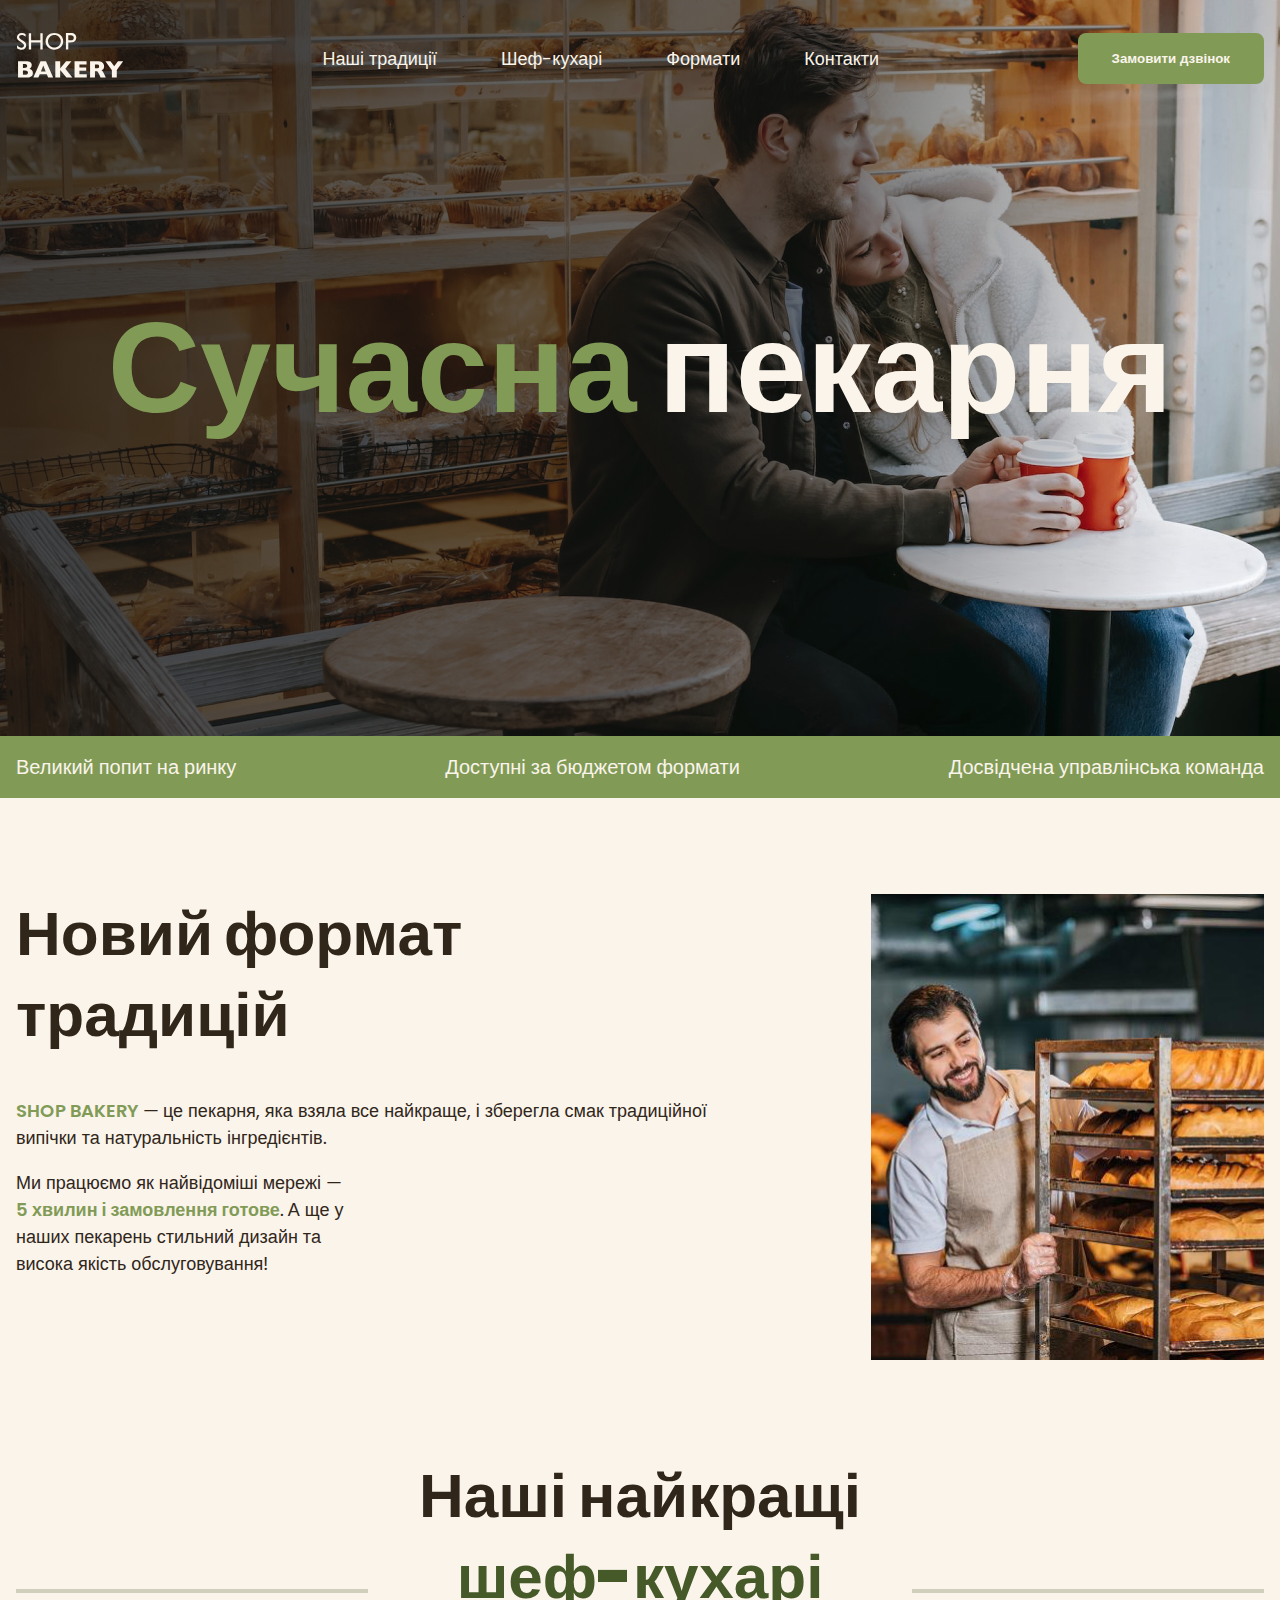
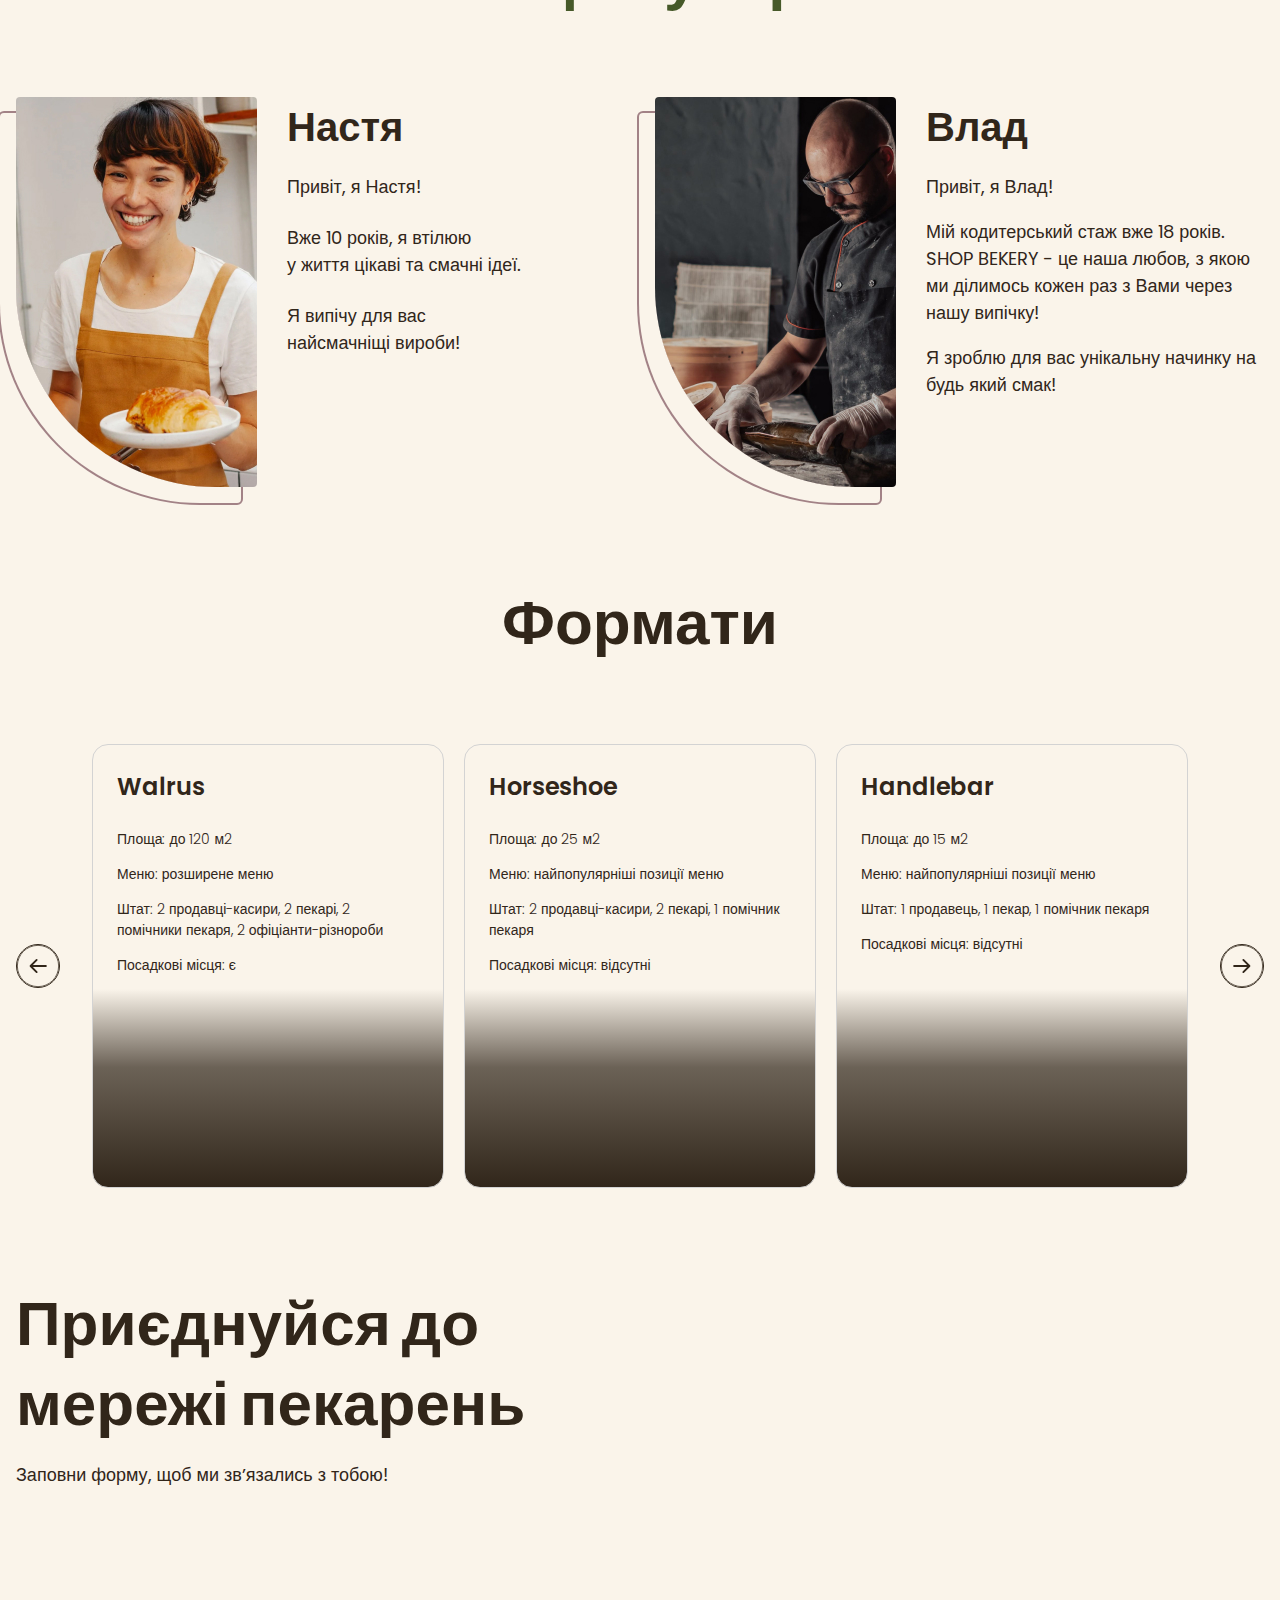
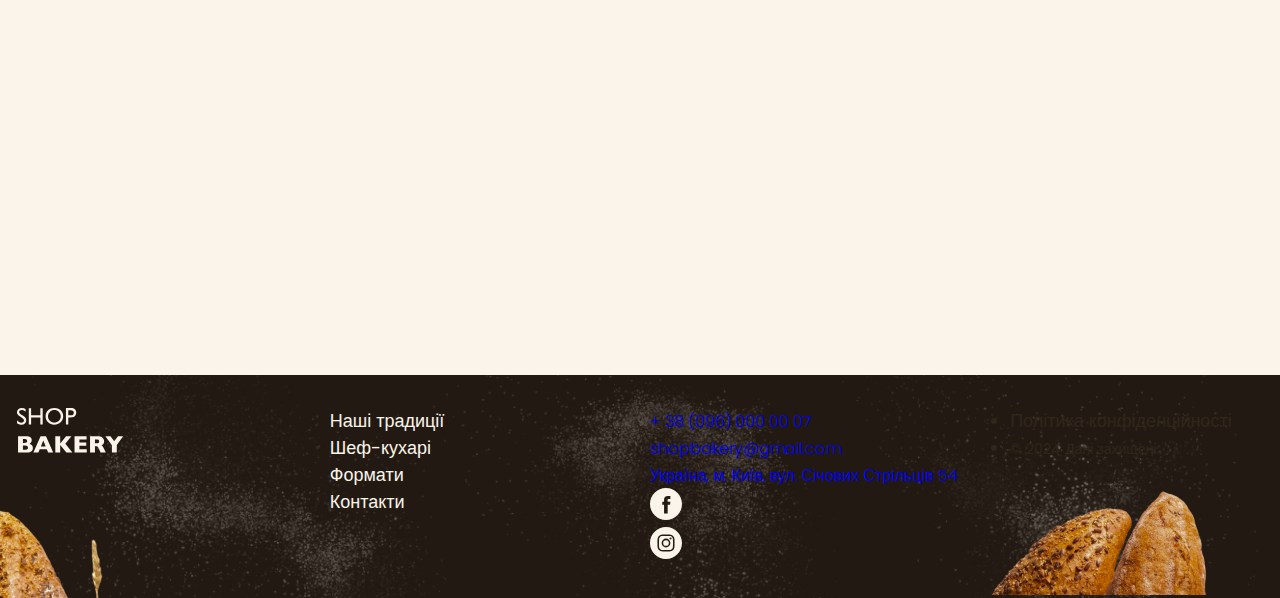
<file: index.html>
<!DOCTYPE html>
<html lang="uk">

<head>
    <meta charset="UTF-8">
    <meta name="viewport" content="width=device-width, initial-scale=1.0">
    <title>Сучасна пекарня</title>
    <link rel="stylesheet" href="css/styles.css">
</head>

<body>
    <header class="header">
        <div class="container">
            <div class="header-container">
                <nav class="header-nav">
                    <a href="/"><img src="images/logo.svg" alt="Сучасна пекарня"> </a>
                    <ul class="header-menu">
                        <li>
                            <a class="link" href="#traditions-section">Наші традиції</a>
                        </li>
                        <li>
                            <a class="link" href="#chefs-section">Шеф-кухарі</a>
                        </li>
                        <li>
                            <a class="link" href="#formats-section">Формати</a>
                        </li>
                        <li>
                            <a class="link" href="#contact-section">Контакти</a>
                        </li>
                    </ul>
                </nav>
                <button class="bottom modal-btn-open" type="button">Замовити дзвінок</button>
            </div>
        </div>
    </header>
    <main>
        <section class="hero-section">
            <div class="container">
                <h1 class="hero-title"><span class="accent">Сучасна</span> пекарня</h1>
            </div>
        </section>
        <section class="adventages-section">
            <div class="container">
                <h2 class="visually-hidden">Наші переваги</h2>
                <ul class="adventages-list">
                    <li class="adventages-item">Великий попит на ринку</li>
                    <li class="adventages-item">Доступні за бюджетом формати</li>
                    <li class="adventages-item">Досвідчена управлінська команда</li>
                </ul>
            </div>
        </section>
        <section class="traditions-section section" id="traditions-section">
            <div class="container">
                <div class="traditions-container">
                    <div class="traditions-content">
                        <h2 class="traditions-title section-title">Новий формат традицій</h2>
                        <p class="traditions-text"> <span class="brand uppercase">shop bakery</span> — це пекарня, яка
                            взяла все найкраще, і
                            зберегла
                            смак
                            традиційної випічки та натуральність інгредієнтів.
                        </p>
                        <p class="traditions-text limited">Ми працюємо як найвідоміші мережі —
                            <span class="brand">5 хвилин і замовлення готове</span>. А ще у наших пекарень стильний
                            дизайн та висока якість обслуговування!
                        </p>
                    </div>
                    <img src="images/baker-man.jpg" alt="Пекар">
                </div>
            </div>
        </section>
        <section class="section" id="chefs-section">
            <div class="container">
                <h2 class="chefs-title section-title centered">Наші найкращі <br />
                    <span class="accent">шеф-кухарі</span>
                </h2>
                <ul class="chefs-list">
                    <li class="chefs-item">
                        <article class="chef-card">
                            <img class="chef-photo" src="images/nastya-chef.jpg" alt="Nastya chef">
                            <div>
                                <h3 class="chef-title">Настя</h3>
                                <div class="chef-text">
                                    <p>Привіт, я Настя!</p>
                                    <p>Вже 10 років, я втілюю <br />
                                        у життя цікаві та смачні ідеї.</p>
                                    <p>Я випічу для вас <br />
                                        найсмачніщі вироби!</p>
                                </div>
                            </div>
                        </article>
                    </li>
                    <li class="chefs-item">
                        <article class="chef-card">
                            <img class="chef-photo" src="images/vlad-chef.jpg" alt="Vlad chef">
                            <div>
                                <h3 class="chef-title">Влад</h3>
                                <p class="chef-text">Привіт, я Влад!</p>
                                <p class="chef-text">Мій кодитерський стаж вже 18 років. SHOP BEKERY - це наша любов, з
                                    якою ми ділимось
                                    кожен раз з Вами через нашу
                                    випічку!</p>
                                <p class="chef-text">Я зроблю для вас унікальну начинку на будь який смак!</p>
                            </div>
                        </article>
                    </li>
                </ul>
            </div>
        </section>
        <section class="section" id="formats-section">
            <div class="container">
                <h2 class="formats-title section-title centered">Формати</h2>
                <div class="formats-container">
                    <button class="carousel-button" type="button">
                        <svg width="44" height="44">
                            <use href="/images/icons.svg#icon-arrow"></use>
                        </svg>
                    </button>
                    <div>
                        <ul class="formats-list">
                            <li class="formats-item">
                                <article class="format-card">
                                    <h3 class="format-title" lang="en">Walrus</h3>
                                    <div class="format-text">
                                        <p>Площа: до 120 м2</p>
                                        <p>Меню: розширене меню</p>
                                        <p>Штат: 2 продавці-касири, 2 пекарі, 2 помічники пекаря, 2 офіціанти-різнороби
                                        </p>
                                        <p>Посадкові місця: є</p>
                                    </div>
                                </article>
                            </li>
                            <li class="formats-item">
                                <article class="format-card">
                                    <h3 class="format-title" lang="en">Horseshoe</h3>
                                    <div class="format-text">
                                        <p>Площа: до 25 м2</p>
                                        <p>Меню: найпопулярніші позиції меню</p>
                                        <p>Штат: 2 продавці-касири, 2 пекарі, 1 помічник пекаря</p>
                                        <p>Посадкові місця: відсутні</p>
                                    </div>
                                </article>
                            </li>
                            <li class="formats-item">
                                <article class="format-card">
                                    <h3 class="format-title" lang="en">Handlebar</h3>
                                    <div class="format-text">
                                        <p>Площа: до 15 м2</p>
                                        <p>Меню: найпопулярніші позиції меню</p>
                                        <p>Штат: 1 продавець, 1 пекар, 1 помічник пекаря</p>
                                        <p>Посадкові місця: відсутні</p>
                                    </div>
                                </article>
                            </li>
                        </ul>
                    </div>
                    <button class="carousel-button next" type="button">
                        <svg width="44" height="44">
                            <use href="/images/icons.svg#icon-arrow"></use>
                        </svg>
                    </button>
                </div>
            </div>
        </section>
        <section class="contact-section section" id="contact-section">
            <div class="container">
                <div class="contact-container">
                    <div class="contact-form">
                        <h2 class="contact-title section-title">Приєднуйся до мережі пекарень</h2>
                        <p>Заповни форму, щоб ми звʼязались з тобою!</p>
                    </div>
                    <iframe class="contact-map"
                        src="https://www.google.com/maps/embed?pb=!1m18!1m12!1m3!1d2540.1640531314047!2d30.491233500000003!3d50.4566697!2m3!1f0!2f0!3f0!3m2!1i1024!2i768!4f13.1!3m3!1m2!1s0x40d4ce637bfe1717%3A0x5370c2254ad1b952!2z0YPQuy4g0KHQtdGH0LXQstGL0YUg0KHRgtGA0LXQu9GM0YbQvtCyLCA1NCwg0JrQuNC10LIsIDAyMDAw!5e0!3m2!1sru!2sua!4v1703765813753!5m2!1sru!2sua"
                        width="603" height="595" style="border:0;" allowfullscreen="" loading="lazy"
                        referrerpolicy="no-referrer-when-downgrade"></iframe>
                </div>
            </div>
        </section>
    </main>
    <footer class="footer">
        <div class="container">
            <div class="footer-container">
                <nav class="footer-nav">
                    <div class="footer-logo">
                        <a href="/"><img src="images/logo.svg" alt="Сучасна пекарня"></a>
                    </div>
                    <ul class="footer-menu">
                        <li>
                            <a class="link" href="#">Наші традиції</a>
                        </li>
                        <li>
                            <a class="link" href="#">Шеф-кухарі</a>
                        </li>
                        <li>
                            <a class="link" href="#">Формати</a>
                        </li>
                        <li>
                            <a class="link" href="#">Контакти</a>
                        </li>
                    </ul>
                </nav>
                <address class="footer-address">
                    <ul class="address-list">
                        <li>
                            <a class="address-link" href="tel:+380960000007">+ 38 (096) 000 00 07</a>
                        </li>
                        <li>
                            <a class="address-link" href="mailto:shopbakery@gmail.com">shopbakery@gmail.com</a>
                        </li>
                        <li>
                            <a class="address-link" href="https://maps.app.goo.gl/4jJMo3dhJYnmSr639"
                                target="_blank">Україна, м.
                                Київ,
                                вул. Січових Стрільців 54</a>
                        </li>
                        <li>
                            <a href="#" target="_blank"> <svg class="address-icon" width="32" height="32">
                                    <use href="/images/icons.svg#icon-facebook">
                                    </use>
                                </svg> </a>
                        </li>
                        <li>
                            <a href="#" target="_blank"> <svg class="address-icon" width="32" height="32">
                                    <use href="/images/icons.svg#icon-instagram">
                                    </use>
                                </svg> </a>
                        </li>
                    </ul>
                    <div class="address-info">
                        <li>
                            <a class="address-link" href="#" target="_blank"></a>Політика конфіденційності
                        </li>
                        <li>
                            <p class="address-copyright">&copy; 2024 Дані захищені</p>
                        </li>
                    </div>
                </address>
            </div>
        </div>
    </footer>
    <div class="backdrop is-hidden">
        <div class="modal">
            <button class="modal-btn-close" type="button">Close</button>
        </div>
    </div>

    <script src="/js/modal.js"></script>
</body>

</html>
</file>
<file: css/styles.css>
@font-face {
  font-display: swap;
  font-family: 'Poppins';
  font-style: normal;
  font-weight: 300;
  src: url('../fonts/poppins-v20-latin-300.woff2') format('woff2');
}

@font-face {
  font-display: swap;
  font-family: 'Poppins';
  font-style: normal;
  font-weight: 400;
  src: url('../fonts/poppins-v20-latin-regular.woff2') format('woff2');
}

@font-face {
  font-display: swap;
  font-family: 'Poppins';
  font-style: normal;
  font-weight: 600;
  src: url('../fonts/poppins-v20-latin-600.woff2') format('woff2');
}

@font-face {
  font-display: swap;
  font-family: 'Poppins';
  font-style: normal;
  font-weight: 900;
  src: url('../fonts/poppins-v20-latin-900.woff2') format('woff2');
}

:root {
  --color-primary-dark: #31261a;
  --color-primary-light: #faf4ea;
  --color-brand-dark: #465929;
  --color-brand-normal: #819b57;
  --color-brand-light: #cfcfbc;
  --color-secondary-dark: #a28286;
}

/* Base */
*,
*::before,
*::after {
  box-sizing: border-box;
}

body {
  color: var(--color-primary-dark);
  background-color: var(--color-primary-light);
  font-family: 'Poppins', sans-serif;
  font-size: 18px;
  font-weight: 400;
  line-height: 1.5;
  margin: 0;
}

h1,
h2,
h3,
h4,
h5,
h6,
p {
  margin-top: 0;
}

a {
  display: inline-block;
}

address {
  font-style: normal;
}

ul {
  margin: 0;
  padding: 0;
  list-style-type: none;
}

.visually-hidden {
  position: absolute;
  left: -10000px;
  top: auto;
  width: 1px;
  height: 1px;
  overflow: hidden;
}

.section {
  padding: 48px 0;
}

.container {
  width: 100%;
  max-width: 1288px;
  margin: 0 auto;
  padding: 0 16px;
}

.bottom {
  padding: 16px 32px;
  color: var(--color-primary-light);
  font-weight: 600;
  background-color: var(--color-brand-normal);
  border: 2px solid var(--color-brand-normal);
  border-radius: 8px;
  cursor: pointer;
}

.bottom:hover {
  color: var(--color-brand-dark);
  background-color: transparent;
}

/* Link */
.link {
  color: var(--color-primary-light);
  text-decoration: none;
  transition: color 0.3s;
}

.link:hover {
  color: var(--color-brand-normal);
}

/* Header */
.header {
  position: absolute;
  top: 0;
  left: 0;
  width: 100%;
  padding-top: 32px;
}

.header-container {
  display: flex;
  align-items: center;
  gap: 40px;
}

.header-nav {
  display: flex;
  align-items: center;
  flex-grow: 1;
  gap: 40px;
}

.header-menu {
  display: flex;
  gap: 64px;
  flex-grow: 1;
  justify-content: center;
}

.header-item:last-child {
  margin-right: 0;
}

/* Hero section */
.hero-section {
  padding: 272px 0;
  background-image: linear-gradient(
      102.76deg,
      rgba(18, 18, 17, 0.78) 2.03%,
      rgba(18, 18, 17, 0.6) 58.46%,
      rgba(18, 18, 17, 0) 90.36%
    ),
    url('../images/hero-section-background.jpg');
  background-repeat: no-repeat;
  background-position: center top;
  background-size: cover;
}

.hero-title {
  margin-bottom: 0;
  color: var(--color-primary-light);
  text-align: center;
  font-size: 128px;
  font-weight: 900;
}

.hero-title .accent {
  color: var(--color-brand-normal);
}

/* Adnentages section */
.adventages-section {
  padding: 16px 0;
  background-color: var(--color-brand-normal);
}

.adventages-list {
  display: flex;
  justify-content: space-between;
  gap: 40px;
}

.adventages-item {
  color: var(--color-primary-light);
  font-size: 20px;
  font-weight: 300;
}

.section-title {
  font-size: 62px;
  font-weight: 900;
  line-height: 1.3;
}

.section-title.centered {
  text-align: center;
}

.section-title .accent {
  color: var(--color-brand-dark);
}

/* Traditions section */
.traditions-section {
  padding-top: 96px;
}

.traditions-container {
  display: flex;
  justify-content: space-between;
  gap: 40px;
}

.traditions-content {
  max-width: 710px;
}

.traditions-title {
  margin-bottom: 42px;
}

.traditions-text .brand {
  color: var(--color-brand-normal);
  font-weight: 600;
}

.traditions-text .uppercase {
  text-transform: uppercase;
}

.traditions-text.limited {
  max-width: 340px;
}

/*Chefs secttion */
.chefs-title {
  position: relative;
  margin: 0 auto 80px;
}

.chefs-title::after,
.chefs-title::before {
  position: absolute;
  bottom: 24px;
  width: 352px;
  border: 2px solid var(--color-brand-light);
  content: '';
}

.chefs-title::before {
  left: 0;
}

.chefs-title::after {
  right: 0;
}

.chefs-list {
  display: flex;
  flex-wrap: wrap;
  gap: 40px 30px;
}

.chefs-item {
  flex-basis: calc((100% - 30px) / 2);
}

.chef-card {
  display: flex;
  gap: 30px;
}

.chef-photo {
  border-radius: 4px 4px 4px 200px;
  box-shadow: -16px 16px 0 0 var(--color-primary-light),
    -16px 16px 0 2px var(--color-secondary-dark);
}

.chef-title {
  margin-bottom: 16px;
  font-size: 40px;
  font-weight: 600;
}

.chef-text p {
  margin-bottom: 24px;
}

.chef-text p:last-child {
  margin-bottom: 0;
}

/* Formats section */
.formats-container {
  display: flex;
  align-items: center;
  gap: 32px;
}

.formats-list {
  display: flex;
  flex-wrap: wrap;
  gap: 20px;
}

.formats-item {
  flex-basis: calc((100% - 40px) / 3);
}

.format-card {
  height: 444px;
  padding: 24px;
  background-image: linear-gradient(
    180deg,
    rgba(49, 38, 26, 0) 55.21%,
    rgba(49, 38, 26, 0.71) 72.92%,
    var(--color-primary-dark) 100%
  );

  border: 1px solid lightgray;
  border-radius: 16px;
  transition: transform 0.3s;
}

.format-card:hover {
  transform: scale(1.05);
}

.formats-title {
  margin-bottom: 80px;
}

.format-title {
  font-size: 24px;
  font-weight: 600;
}

.format-text {
  font-size: 14px;
  font-weight: 300;
}

/* Carousel section */
.carousel-button {
  display: flex;
  align-items: center;
  justify-content: center;
  flex-shrink: 0;
  width: 44px;
  height: 44px;
  padding: 0;
  fill: var(--color-primary-dark);
  background-color: transparent;
  border-radius: 50%;
  border: 1px solid var(--color-primary-dark);
  cursor: pointer;
}

.carousel-button:hover {
  background-color: var(--color-primary-dark);
  fill: var(--color-primary-light);
}

.carousel-button.next {
  transform: rotate(180deg);
}

/* Contact section */
.contact-section {
  padding-bottom: 96px;
}

.contact-container {
  display: flex;
  gap: 32px;
}

.contact-title {
  margin-bottom: 16px;
}

.contact-map {
  flex-shrink: 0;
  border-radius: 16px;
  border: none;
}

/* Footer */
.footer {
  padding: 32px 0;
  position: relative;
  background-image: url('../images/footer-background.png');
  background-color: var(--color-primary-dark);
  background-repeat: no-repeat;
  background-size: cover;
  background-position: center;
}

.footer::before,
.footer::after {
  position: absolute;
  bottom: 0;
  background-repeat: no-repeat;
  content: '';
}

.footer::before {
  width: 180px;
  height: 120px;
  left: 0;
  background-image: url(/images/decor-bread-small.png);
}

.footer::after {
  width: 380px;
  height: 190px;
  right: 0;
  background-image: url(/images/decor-bread-large.png);
}

.footer-container {
  display: flex;
  gap: 20px;
}

.footer-nav,
.footer-address {
  display: flex;
  flex-basis: 50%;
  gap: 20px;
}

.footer-logo,
.footer-menu {
  flex-grow: 1;
}

.address-list,
.address-info {
  flex-grow: 1;
}

.address-link {
  clear: var(--color-primary-light);
  font-size: 16px;
  font-weight: 300;
  text-decoration: none;
}

.address-link:hover {
  clear: var(--color-brand-normal);
}

.address-icon {
  fill: var(--color-primary-light);
}

.address-icon:hover {
  fill: var(--color-brand-normal);
}

.address-copyright {
  font-size: 14px;
}

/* Modal */
.backdrop {
  position: fixed;
  top: 0;
  left: 0;
  right: 0;
  bottom: 0;
  display: flex;
  align-items: center;
  justify-content: center;
  padding: 20px 0;
  background-color: rgba(0, 0, 0, 0.5);
  transition: opacity 0.3s, visibility 0.3s;
}

.modal {
  position: relative;
  width: 100%;
  max-width: 880px;
  height: 100%;
  max-height: 880px;
  background-color: var(--color-primary-light);
  border-radius: 32px;
}

.backdrop.is-hidden {
  opacity: 0;
  visibility: hidden;
  pointer-events: none;
}

.modal-btn-close {
  position: absolute;
  top: 40px;
  right: 40px;
}
</file>
